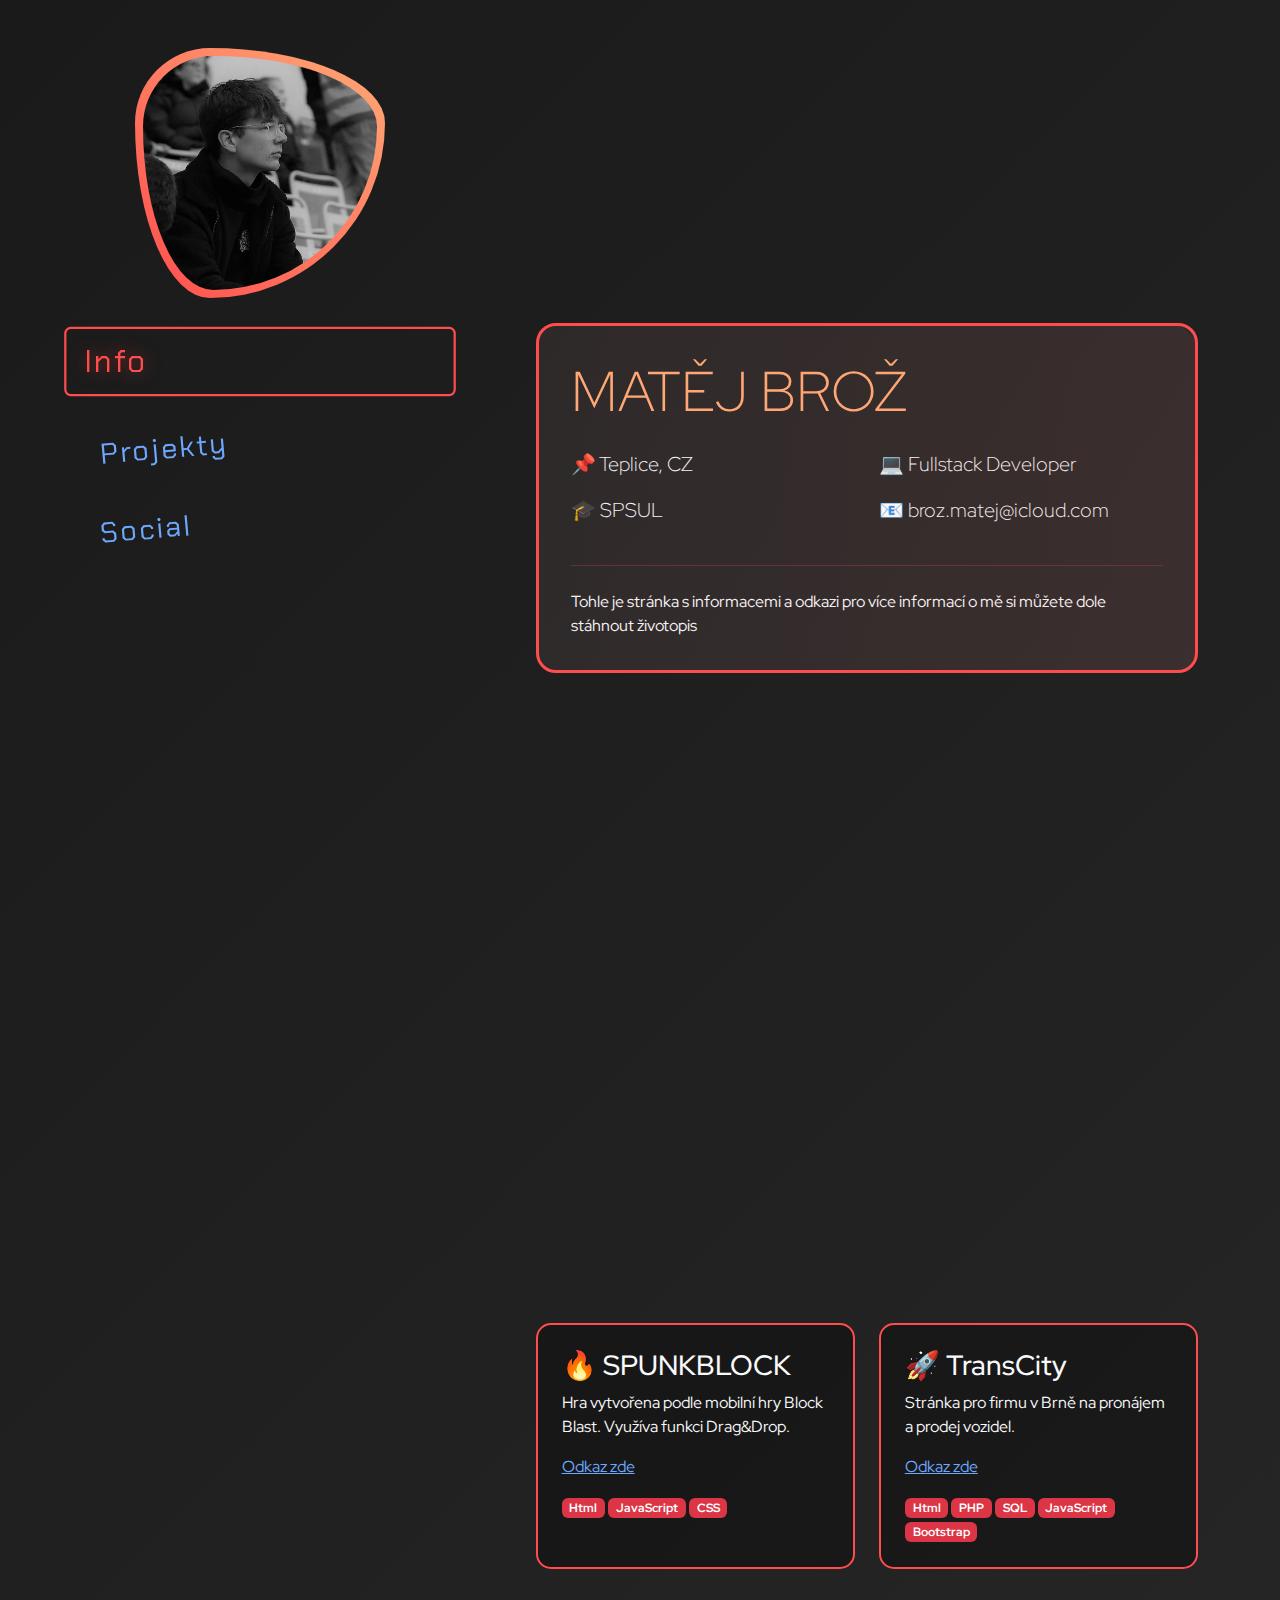
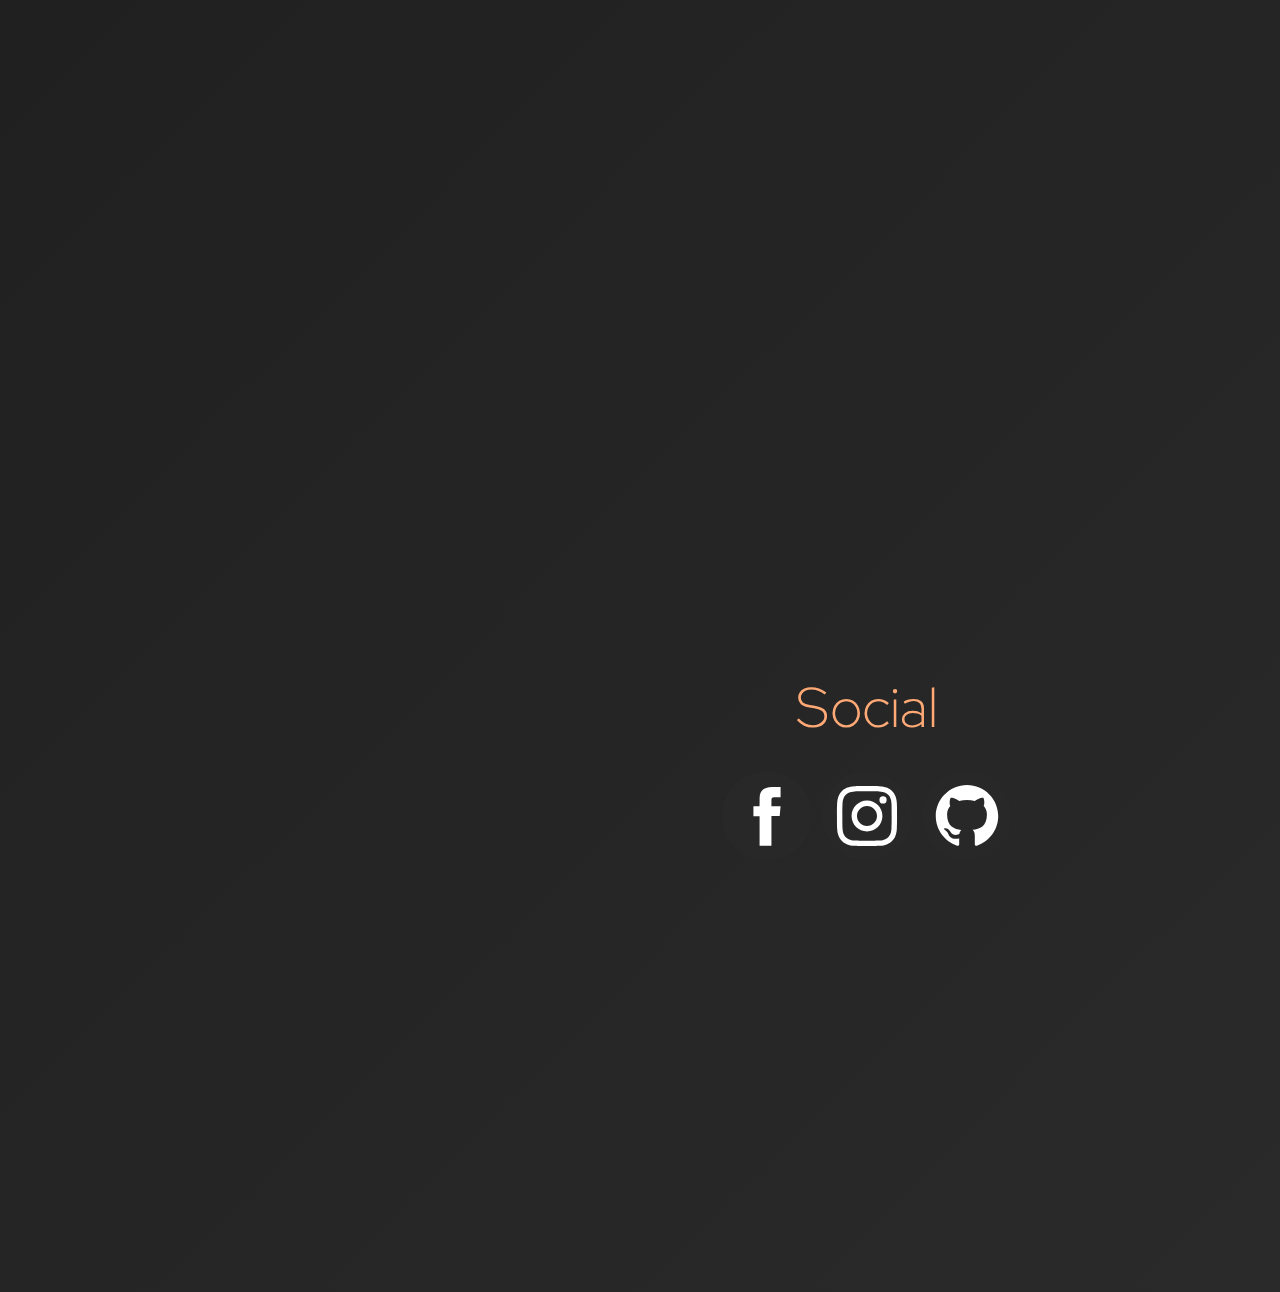
<file: index.html>
<!DOCTYPE html>
<html lang="cs" data-bs-theme="dark">

<head>
    <meta charset="UTF-8">
    <meta name="viewport" content="width=device-width, initial-scale=1.0">
    <title>Creative CV</title>
    <link href="https://cdn.jsdelivr.net/npm/bootstrap@5.3.0/dist/css/bootstrap.min.css" rel="stylesheet">
    <link
        href="https://fonts.googleapis.com/css2?family=Chakra+Petch:wght@500;700&family=Red+Hat+Display:wght@400;600&display=swap"
        rel="stylesheet">
    <link rel="stylesheet" href="./style.css">
</head>

<body class="py-5">
    <div class="container">
        <div class="row">
            <!-- Sidebar -->
            <div class="col-lg-4 mb-5">
                <div class="sticky-top" style="top: 2rem;">
                    <div class="avatar-wrapper">
                        <img src="./img/pfp.jpg" class="avatar-img" alt="Avatar">
                    </div>

                    <ul class="nav nav-pills flex-column gap-3">
                        <li class="nav-item">
                            <a class="nav-link active" href="#info">Info</a>
                        </li>
                        <li class="nav-item">
                            <a class="nav-link" href="#projects">Projekty</a>
                        </li>
                        <li class="nav-item">
                            <a class="nav-link" href="#social">Social</a>
                        </li>
                    </ul>
                </div>
            </div>

            <!-- Main Content -->
            <div class="col-lg-8">
                <!-- Info Section -->
                <section id="info" class="mb-5 vh-100 d-flex align-items-center">
                    <div class="brief-info">
                        <h2 class="display-4 mb-4" style="color: var(--accent)">MATĚJ BROŽ</h2>
                        <div class="row">
                            <div class="col-md-6">
                                <p class="lead">📌 Teplice, CZ</p>
                                <p class="lead">🎓 SPSUL</p>
                            </div>
                            <div class="col-md-6">
                                <p class="lead">💻 Fullstack Developer</p>
                                <p class="lead">📧 broz.matej@icloud.com</p>
                            </div>
                        </div>
                        <hr class="my-4" style="border-color: var(--primary)">
                        <p class="mb-0">Tohle je stránka s informacemi a odkazi pro více informací o mě si můžete dole
                            stáhnout životopis</p>
                    </div>
                </section>

                <!-- Projects Section -->
                <section id="projects" class="mb-5 vh-100 d-flex align-items-center w100">
                    <div class="row g-4">
                        <div class="col-md-6">
                            <div class="card-project p-4 h-100">
                                <h3>🔥 SPUNKBLOCK</h3>
                                <p>Hra vytvořena podle mobilní hry Block Blast. Využíva funkci Drag&Drop.</p>
                                <a href="https://spunkblock.vercel.app">Odkaz zde</a>
                                <div class="mt-3">
                                    <span class="badge bg-danger">Html</span>
                                    <span class="badge bg-danger">JavaScript</span>
                                    <span class="badge bg-danger">CSS</span>
                                </div>
                            </div>
                        </div>
                        <div class="col-md-6">
                            <div class="card-project p-4 h-100">
                                <h3>🚀 TransCity</h3>
                                <p>Stránka pro firmu v Brně na pronájem a prodej vozidel.</p>
                                <a href="https://www.transcity.cz">Odkaz zde</a>
                                <div class="mt-3">
                                    <span class="badge bg-danger">Html</span>
                                    <span class="badge bg-danger">PHP</span>
                                    <span class="badge bg-danger">SQL</span>
                                    <span class="badge bg-danger">JavaScript</span>
                                    <span class="badge bg-danger">Bootstrap</span>
                                </div>
                            </div>
                        </div>
                    </div>
                </section>

                <!-- Social Section -->
                <section id="social" class="vh-100 d-flex align-items-center position-relative text-center">
                    <div class="social-wrapper d-flex flex-column align-items-center justify-content-center">
                        <h2 class="display-4 mb-4" style="color: var(--accent)">Social</h2>
                        <div class="row g-4 mb-5">
                            <div style="display: flex; flex-wrap:wrap; align-items: center; justify-content: center;"><a
                                    href="https://www.facebook.com/matej.broz.79/" target="_blank"
                                    rel="noopener noreferrer"
                                    style="text-decoration:none;border:0;width:90px;height:90px;padding:2px;margin:5px;color:#ffffff;border-radius:50%;background-color:#282828;"><svg
                                        class="niftybutton-facebook" style="display:block;fill:currentColor"
                                        data-donate="true" data-tag="fac" data-name="Facebook" viewBox="0 0 512 512"
                                        preserveAspectRatio="xMidYMid meet">
                                        <title>Facebook social icon</title>
                                        <path
                                            d="M211.9 197.4h-36.7v59.9h36.7V433.1h70.5V256.5h49.2l5.2-59.1h-54.4c0 0 0-22.1 0-33.7 0-13.9 2.8-19.5 16.3-19.5 10.9 0 38.2 0 38.2 0V82.9c0 0-40.2 0-48.8 0 -52.5 0-76.1 23.1-76.1 67.3C211.9 188.8 211.9 197.4 211.9 197.4z">
                                        </path>
                                    </svg></a><a href="https://www.instagram.com/matejbroz_/" target="_blank"
                                    rel="noopener noreferrer"
                                    style="text-decoration:none;border:0;width:90px;height:90px;padding:2px;margin:5px;color:#ffffff;border-radius:50%;background-color:#282828;"><svg
                                        class="niftybutton-instagram" style="display:block;fill:currentColor"
                                        data-donate="true" data-tag="ins" data-name="Instagram" viewBox="0 0 512 512"
                                        preserveAspectRatio="xMidYMid meet">
                                        <title>Instagram social icon</title>
                                        <path
                                            d="M256 109.3c47.8 0 53.4 0.2 72.3 1 17.4 0.8 26.9 3.7 33.2 6.2 8.4 3.2 14.3 7.1 20.6 13.4 6.3 6.3 10.1 12.2 13.4 20.6 2.5 6.3 5.4 15.8 6.2 33.2 0.9 18.9 1 24.5 1 72.3s-0.2 53.4-1 72.3c-0.8 17.4-3.7 26.9-6.2 33.2 -3.2 8.4-7.1 14.3-13.4 20.6 -6.3 6.3-12.2 10.1-20.6 13.4 -6.3 2.5-15.8 5.4-33.2 6.2 -18.9 0.9-24.5 1-72.3 1s-53.4-0.2-72.3-1c-17.4-0.8-26.9-3.7-33.2-6.2 -8.4-3.2-14.3-7.1-20.6-13.4 -6.3-6.3-10.1-12.2-13.4-20.6 -2.5-6.3-5.4-15.8-6.2-33.2 -0.9-18.9-1-24.5-1-72.3s0.2-53.4 1-72.3c0.8-17.4 3.7-26.9 6.2-33.2 3.2-8.4 7.1-14.3 13.4-20.6 6.3-6.3 12.2-10.1 20.6-13.4 6.3-2.5 15.8-5.4 33.2-6.2C202.6 109.5 208.2 109.3 256 109.3M256 77.1c-48.6 0-54.7 0.2-73.8 1.1 -19 0.9-32.1 3.9-43.4 8.3 -11.8 4.6-21.7 10.7-31.7 20.6 -9.9 9.9-16.1 19.9-20.6 31.7 -4.4 11.4-7.4 24.4-8.3 43.4 -0.9 19.1-1.1 25.2-1.1 73.8 0 48.6 0.2 54.7 1.1 73.8 0.9 19 3.9 32.1 8.3 43.4 4.6 11.8 10.7 21.7 20.6 31.7 9.9 9.9 19.9 16.1 31.7 20.6 11.4 4.4 24.4 7.4 43.4 8.3 19.1 0.9 25.2 1.1 73.8 1.1s54.7-0.2 73.8-1.1c19-0.9 32.1-3.9 43.4-8.3 11.8-4.6 21.7-10.7 31.7-20.6 9.9-9.9 16.1-19.9 20.6-31.7 4.4-11.4 7.4-24.4 8.3-43.4 0.9-19.1 1.1-25.2 1.1-73.8s-0.2-54.7-1.1-73.8c-0.9-19-3.9-32.1-8.3-43.4 -4.6-11.8-10.7-21.7-20.6-31.7 -9.9-9.9-19.9-16.1-31.7-20.6 -11.4-4.4-24.4-7.4-43.4-8.3C310.7 77.3 304.6 77.1 256 77.1L256 77.1z">
                                        </path>
                                        <path
                                            d="M256 164.1c-50.7 0-91.9 41.1-91.9 91.9s41.1 91.9 91.9 91.9 91.9-41.1 91.9-91.9S306.7 164.1 256 164.1zM256 315.6c-32.9 0-59.6-26.7-59.6-59.6s26.7-59.6 59.6-59.6 59.6 26.7 59.6 59.6S288.9 315.6 256 315.6z">
                                        </path>
                                        <circle cx="351.5" cy="160.5" r="21.5"></circle>
                                    </svg></a><a href="https://github.com/matejbroz07" target="_blank"
                                    rel="noopener noreferrer"
                                    style="text-decoration:none;border:0;width:90px;height:90px;padding:2px;margin:5px;color:#ffffff;border-radius:50%;background-color:#282828;"><svg
                                        class="niftybutton-github" style="display:block;fill:currentColor"
                                        data-donate="true" data-tag="git" data-name="Github" viewBox="0 0 512 512"
                                        preserveAspectRatio="xMidYMid meet">
                                        <title>Github social icon</title>
                                        <path
                                            d="M256 70.7c-102.6 0-185.9 83.2-185.9 185.9 0 82.1 53.3 151.8 127.1 176.4 9.3 1.7 12.3-4 12.3-8.9V389.4c-51.7 11.3-62.5-21.9-62.5-21.9 -8.4-21.5-20.6-27.2-20.6-27.2 -16.9-11.5 1.3-11.3 1.3-11.3 18.7 1.3 28.5 19.2 28.5 19.2 16.6 28.4 43.5 20.2 54.1 15.4 1.7-12 6.5-20.2 11.8-24.9 -41.3-4.7-84.7-20.6-84.7-91.9 0-20.3 7.3-36.9 19.2-49.9 -1.9-4.7-8.3-23.6 1.8-49.2 0 0 15.6-5 51.1 19.1 14.8-4.1 30.7-6.2 46.5-6.3 15.8 0.1 31.7 2.1 46.6 6.3 35.5-24 51.1-19.1 51.1-19.1 10.1 25.6 3.8 44.5 1.8 49.2 11.9 13 19.1 29.6 19.1 49.9 0 71.4-43.5 87.1-84.9 91.7 6.7 5.8 12.8 17.1 12.8 34.4 0 24.9 0 44.9 0 51 0 4.9 3 10.7 12.4 8.9 73.8-24.6 127-94.3 127-176.4C441.9 153.9 358.6 70.7 256 70.7z">
                                        </path>
                                    </svg>
                                </a>
                            </div>
                        </div>
                    </div>
                </section>
            </div>
        </div>
    </div>

    <script src="https://cdn.jsdelivr.net/npm/bootstrap@5.3.0/dist/js/bootstrap.bundle.min.js"></script>
    <script src="./script.js"></script>
</body>

</html>
</file>
<file: style.css>
:root {
    --primary: #FF4D4D;
    --secondary: #FF6B6B;
    --accent: #FFAA76;
}

body {
    font-family: 'Red Hat Display', sans-serif;
    background: linear-gradient(135deg, #1a1a1a, #2a2a2a);
    color: #f8f9fa;
    min-height: 100vh;
}

.nav-pills .nav-link {
    font-family: 'Chakra Petch', sans-serif;
    font-size: 1.8rem;
    letter-spacing: 2px;
    transform: rotate(-5deg);
    transition: all 0.3s cubic-bezier(0.68, -0.55, 0.27, 1.55);
    border: 2px solid transparent;
}

.nav-pills .nav-link.active {
    background: transparent !important;
    border-color: var(--primary);
    color: var(--primary) !important;
    transform: rotate(0deg) scale(1.1);
    text-shadow: 0 0 15px rgba(255, 77, 77, 0.5);
}

.avatar-wrapper {
    width: 250px;
    height: 250px;
    background: linear-gradient(45deg, var(--primary), var(--accent));
    border-radius: 30% 70% 70% 30% / 30% 30% 70% 70%;
    padding: 8px;
    margin: 0 auto 2rem;
    transition: all 0.5s ease;
}

.avatar-wrapper:hover {
    border-radius: 50%;
    transform: rotate(360deg);
}

.avatar-img {
    width: 100%;
    height: 100%;
    object-fit: cover;
    border-radius: inherit;
}

.brief-info {
    background: rgba(255, 255, 255, 0.05);
    border: 3px solid var(--primary);
    border-radius: 20px;
    padding: 2rem;
    position: relative;
    overflow: hidden;
}

.brief-info::before {
    content: '';
    position: absolute;
    top: -50%;
    left: -50%;
    width: 200%;
    height: 200%;
    background: linear-gradient(45deg, transparent, rgba(255, 77, 77, 0.1));
    transform: rotate(45deg);
}

.card-project {
    background: rgba(0, 0, 0, 0.3);
    border: 2px solid var(--primary);
    border-radius: 15px;
    transition: all 0.3s ease;
    overflow: hidden;
}

.card-project::before {
    content: '';
    position: absolute;
    top: 0;
    left: -100%;
    width: 100%;
    height: 100%;
    background: linear-gradient(90deg,
            transparent,
            rgba(255, 77, 77, 0.2),
            transparent);
    transition: 0.5s;
}

.card-project:hover::before {
    left: 100%;
}

::-webkit-scrollbar {
    width: 10px;
    background: #2a2a2a;
}

::-webkit-scrollbar-thumb {
    background: linear-gradient(var(--primary), var(--accent));
    border-radius: 10px;
}

.social-wrapper {
    position: relative;
    min-height: 100vh;
    width: 100%;
}

/* Kruhové tlačítko */
.social-circle {
    width: 100px;
    height: 100px;
    border-radius: 50%;
    display: flex;
    align-items: center;
    justify-content: center;
    font-size: 2rem;
    transition: all 0.3s cubic-bezier(0.4, 0, 0.2, 1);
    position: relative;
    overflow: hidden;
}

/* Gradientové pozadí */
.social-circle::before {
    content: '';
    position: absolute;
    inset: 0;
    background: linear-gradient(45deg,
            rgba(255, 255, 255, 0.1),
            rgba(255, 255, 255, 0.05));
    border-radius: 50%;
    z-index: 1;
}

/* Hover efekty */
.social-circle:hover {
    transform: translateY(-5px) scale(1.1);
    box-shadow: 0 10px 20px rgba(0, 0, 0, 0.3);
}

.social-circle i {
    position: relative;
    z-index: 2;
    transition: transform 0.3s ease;
}

/* Barvy platforem */
.github {
    background: linear-gradient(45deg, #333, #6e5494);
    color: white;
}

.instagram {
    background: linear-gradient(45deg, #405de6, #833ab4, #fd1d1d);
    color: white;
}

.facebook {
    background: linear-gradient(45deg, #3b5998, #0078d7);
    color: white;
}

/* Download tlačítko */
.download-cv {
    position: relative;
    font-size: 1.2rem;
    color: #fff;
    text-decoration: none;
    padding: 10px 20px;
}

.download-cv::after {
    content: '';
    position: absolute;
    bottom: 0;
    left: 0;
    width: 0;
    height: 2px;
    background: #fff;
    transition: width 0.3s ease;
}

.download-cv:hover::after {
    width: 100%;
}

@media (min-width: 992px) {
    section {
        margin-left: 10%;
    }
}
</file>
